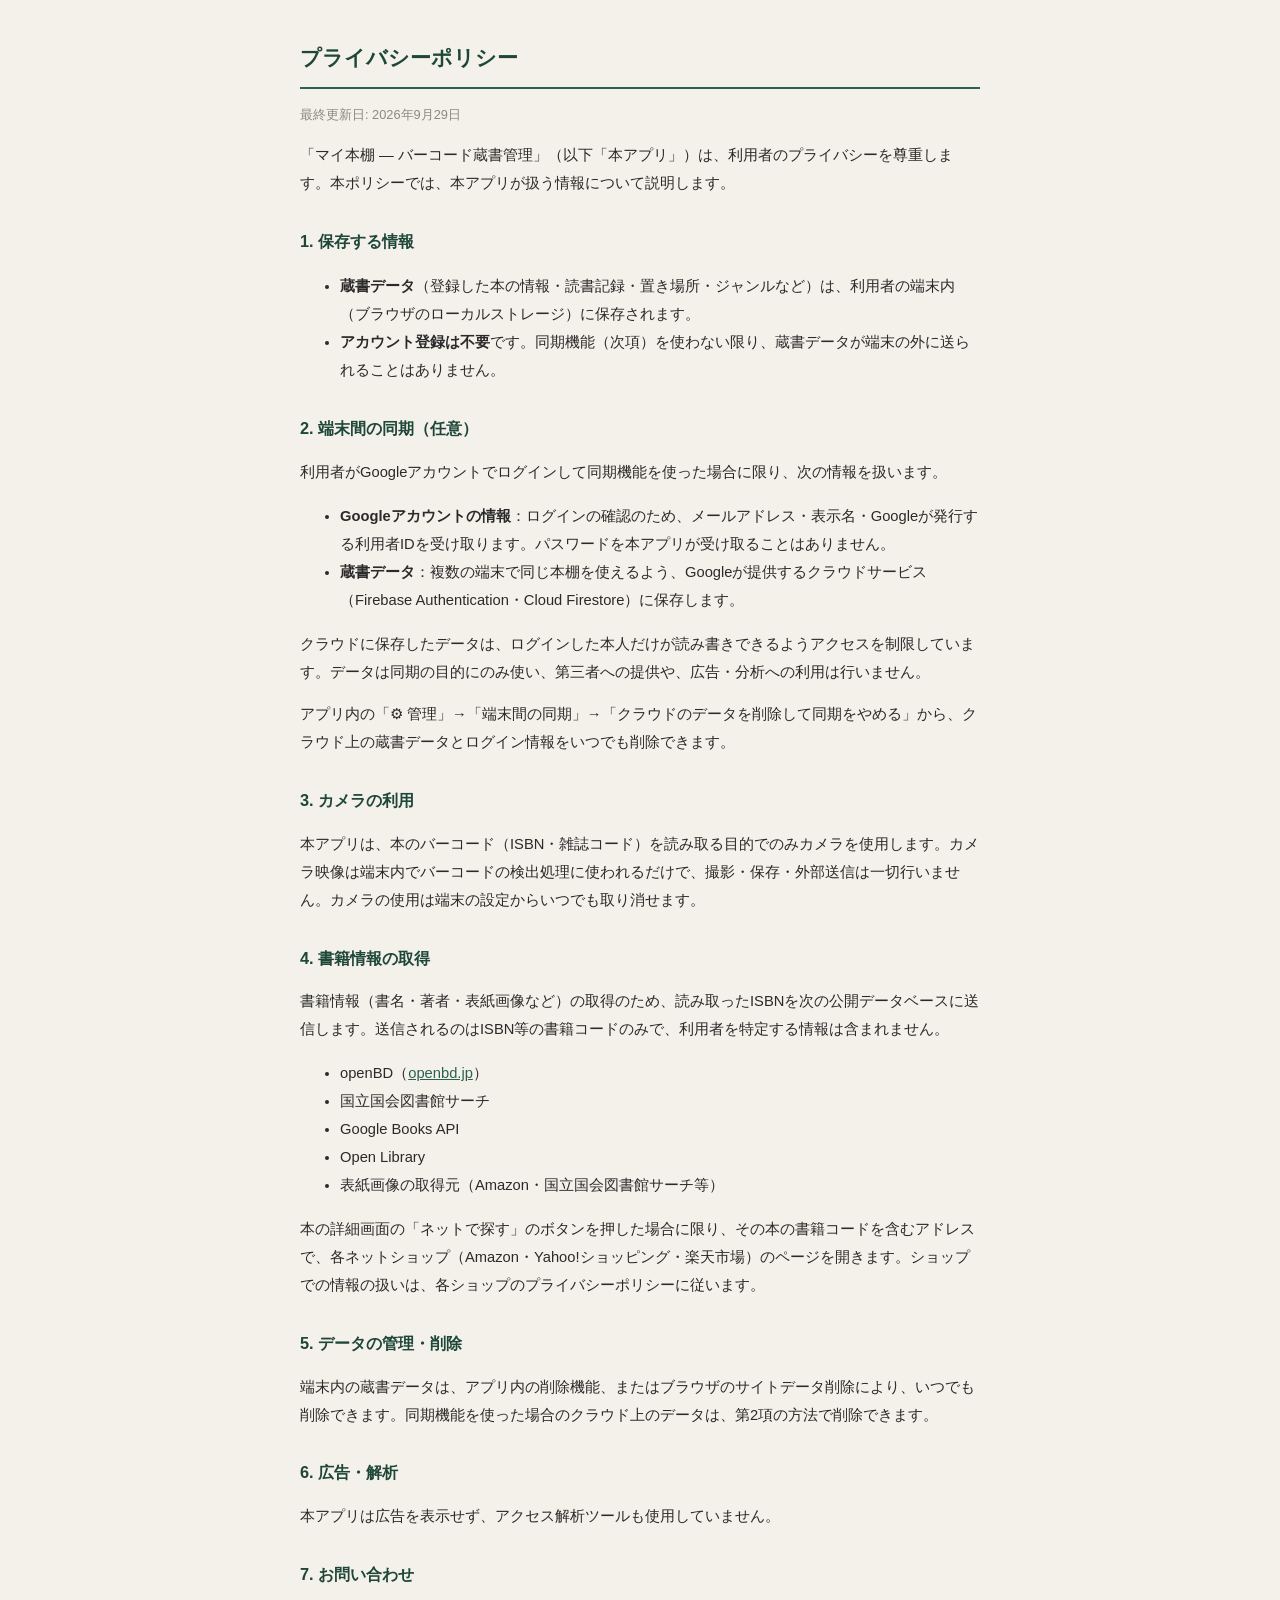
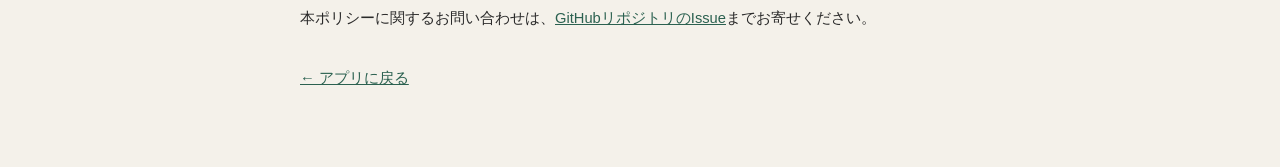
<file: privacy.html>
<!DOCTYPE html>
<html lang="ja">
<head>
<meta charset="UTF-8">
<meta name="viewport" content="width=device-width, initial-scale=1.0">
<meta name="theme-color" content="#2b6150">
<title>プライバシーポリシー — マイ本棚</title>
<style>
  body {
    font-family: "Hiragino Kaku Gothic ProN", "Yu Gothic", "Noto Sans JP", sans-serif;
    background: #f4f1ea;
    color: #2a2a2a;
    line-height: 1.9;
    max-width: 680px;
    margin: 0 auto;
    padding: 24px 20px 60px;
  }
  h1 { font-size: 1.3rem; color: #1e4639; border-bottom: 2px solid #2b6150; padding-bottom: 10px; }
  h2 { font-size: 1.02rem; color: #1e4639; margin-top: 28px; }
  p, li { font-size: .92rem; }
  a { color: #2b6150; }
  .updated { color: #8a8a80; font-size: .8rem; }
</style>
</head>
<body>
<h1>プライバシーポリシー</h1>
<p class="updated">最終更新日: 2026年9月29日</p>

<p>「マイ本棚 — バーコード蔵書管理」（以下「本アプリ」）は、利用者のプライバシーを尊重します。本ポリシーでは、本アプリが扱う情報について説明します。</p>

<h2>1. 保存する情報</h2>
<ul>
  <li><strong>蔵書データ</strong>（登録した本の情報・読書記録・置き場所・ジャンルなど）は、利用者の端末内（ブラウザのローカルストレージ）に保存されます。</li>
  <li><strong>アカウント登録は不要</strong>です。同期機能（次項）を使わない限り、蔵書データが端末の外に送られることはありません。</li>
</ul>

<h2>2. 端末間の同期（任意）</h2>
<p>利用者がGoogleアカウントでログインして同期機能を使った場合に限り、次の情報を扱います。</p>
<ul>
  <li><strong>Googleアカウントの情報</strong>：ログインの確認のため、メールアドレス・表示名・Googleが発行する利用者IDを受け取ります。パスワードを本アプリが受け取ることはありません。</li>
  <li><strong>蔵書データ</strong>：複数の端末で同じ本棚を使えるよう、Googleが提供するクラウドサービス（Firebase Authentication・Cloud Firestore）に保存します。</li>
</ul>
<p>クラウドに保存したデータは、ログインした本人だけが読み書きできるようアクセスを制限しています。データは同期の目的にのみ使い、第三者への提供や、広告・分析への利用は行いません。</p>
<p>アプリ内の「⚙ 管理」→「端末間の同期」→「クラウドのデータを削除して同期をやめる」から、クラウド上の蔵書データとログイン情報をいつでも削除できます。</p>

<h2>3. カメラの利用</h2>
<p>本アプリは、本のバーコード（ISBN・雑誌コード）を読み取る目的でのみカメラを使用します。カメラ映像は端末内でバーコードの検出処理に使われるだけで、撮影・保存・外部送信は一切行いません。カメラの使用は端末の設定からいつでも取り消せます。</p>

<h2>4. 書籍情報の取得</h2>
<p>書籍情報（書名・著者・表紙画像など）の取得のため、読み取ったISBNを次の公開データベースに送信します。送信されるのはISBN等の書籍コードのみで、利用者を特定する情報は含まれません。</p>
<ul>
  <li>openBD（<a href="https://openbd.jp/">openbd.jp</a>）</li>
  <li>国立国会図書館サーチ</li>
  <li>Google Books API</li>
  <li>Open Library</li>
  <li>表紙画像の取得元（Amazon・国立国会図書館サーチ等）</li>
</ul>
<p>本の詳細画面の「ネットで探す」のボタンを押した場合に限り、その本の書籍コードを含むアドレスで、各ネットショップ（Amazon・Yahoo!ショッピング・楽天市場）のページを開きます。ショップでの情報の扱いは、各ショップのプライバシーポリシーに従います。</p>

<h2>5. データの管理・削除</h2>
<p>端末内の蔵書データは、アプリ内の削除機能、またはブラウザのサイトデータ削除により、いつでも削除できます。同期機能を使った場合のクラウド上のデータは、第2項の方法で削除できます。</p>

<h2>6. 広告・解析</h2>
<p>本アプリは広告を表示せず、アクセス解析ツールも使用していません。</p>

<h2>7. お問い合わせ</h2>
<p>本ポリシーに関するお問い合わせは、<a href="https://github.com/KURU77/bookshelf_app/issues">GitHubリポジトリのIssue</a>までお寄せください。</p>

<p style="margin-top:32px"><a href="./index.html">← アプリに戻る</a></p>
</body>
</html>
</file>
